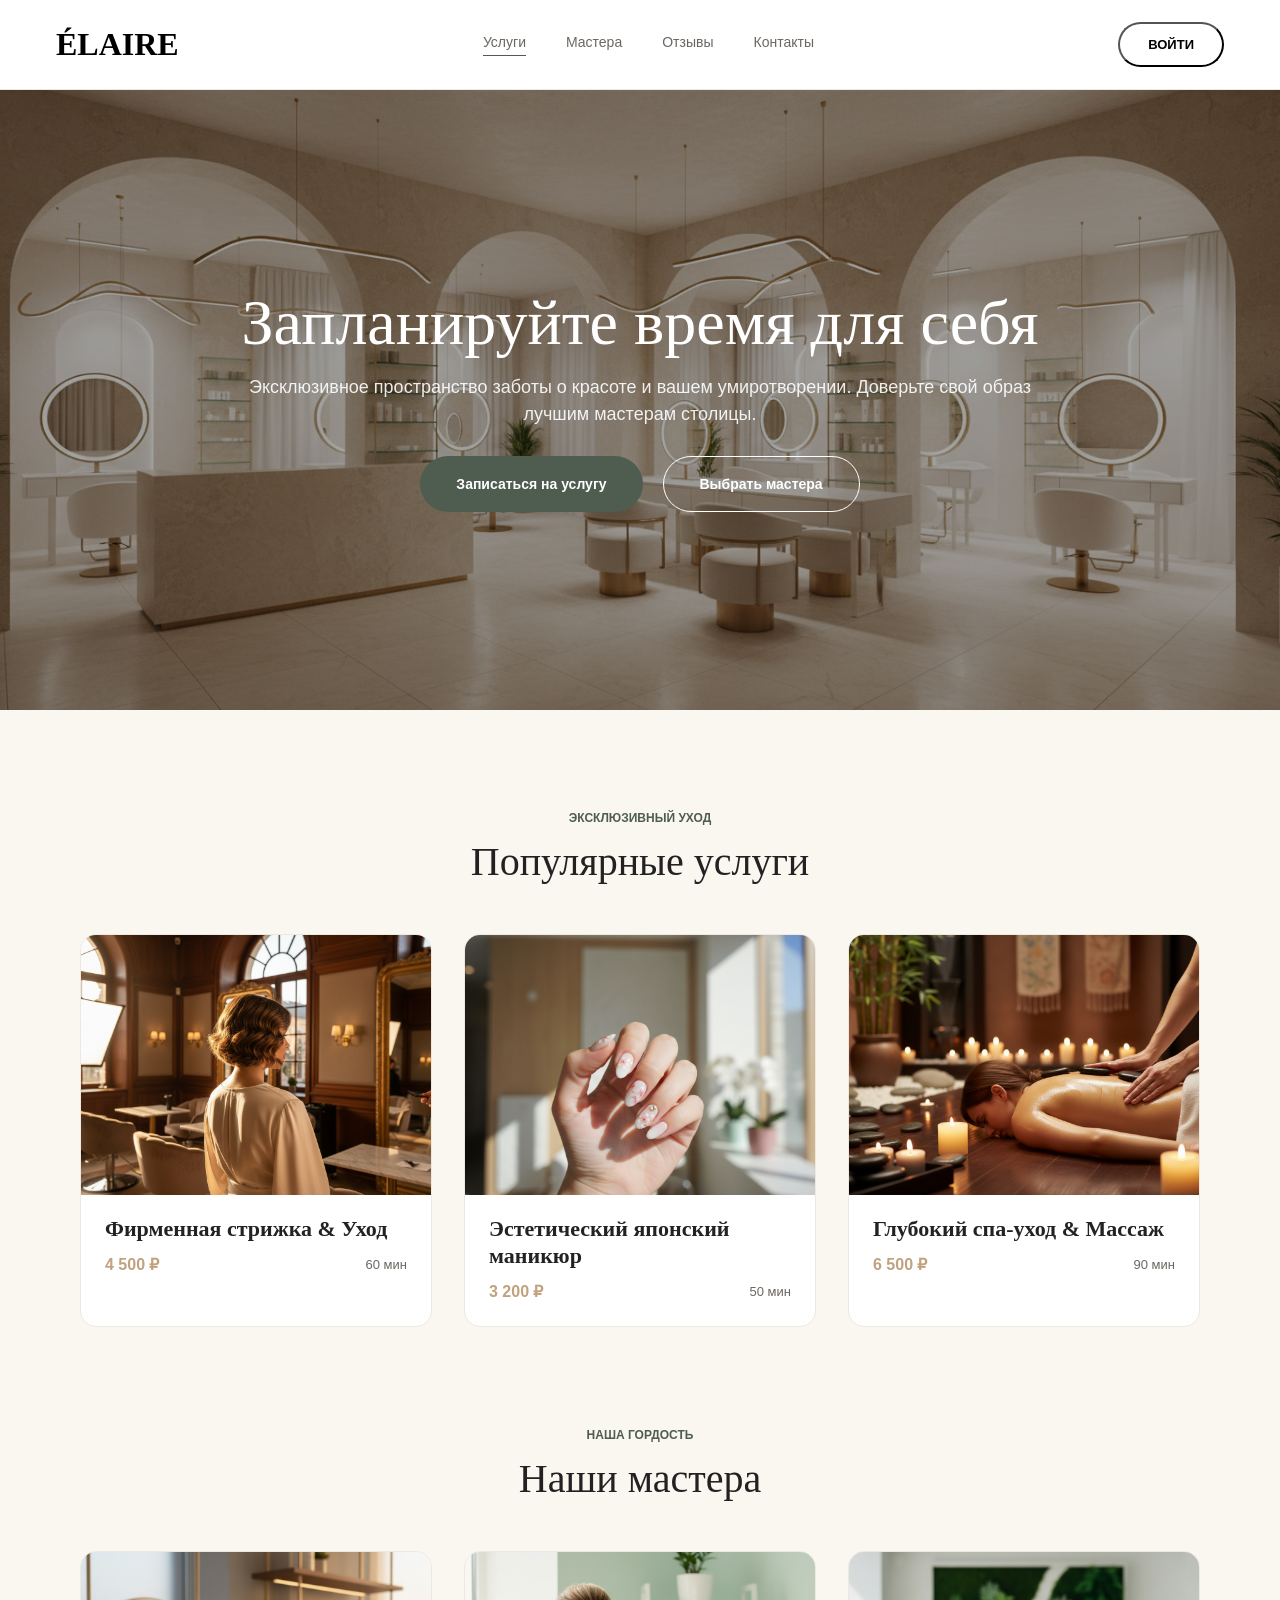
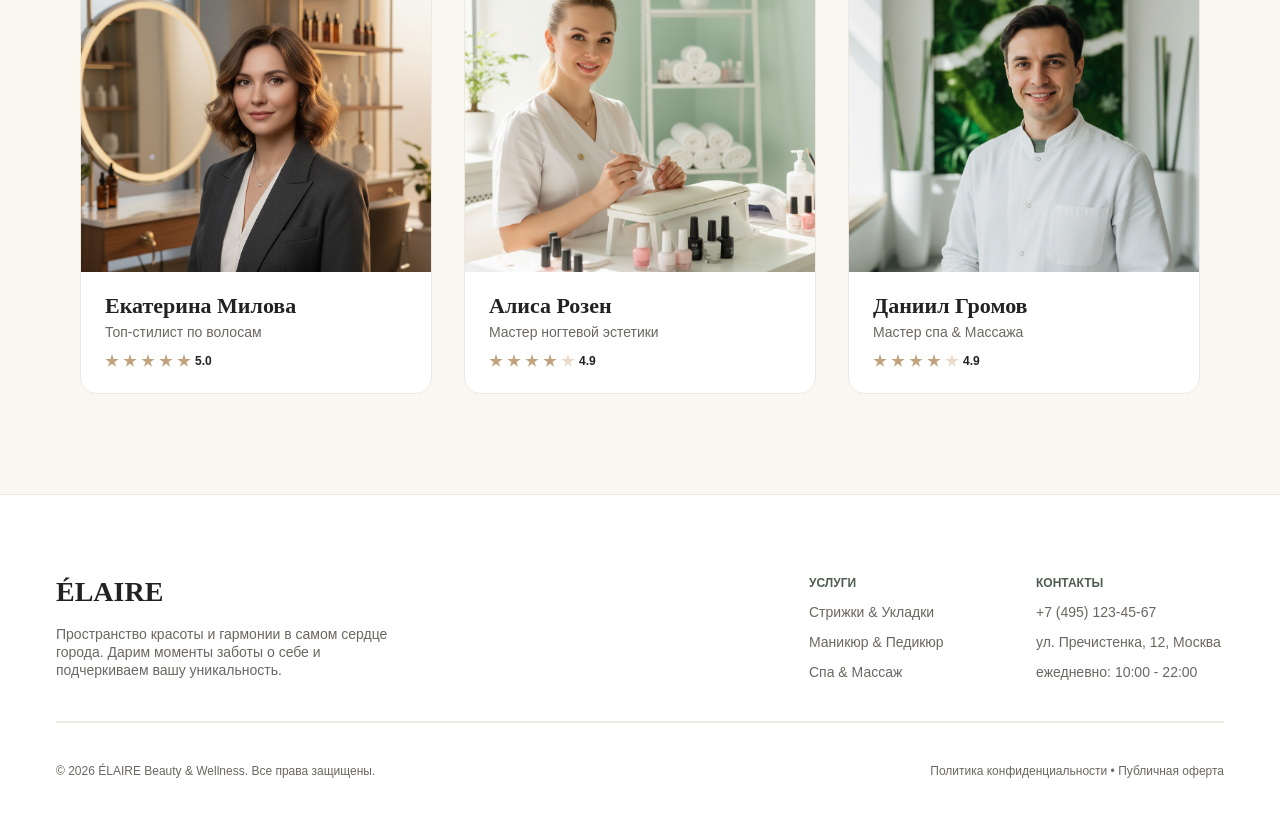
<file: frontend-1-complete/index.html>
<!DOCTYPE html>
<html lang="ru">
  <head>
    <meta charset="UTF-8" />
    <link rel="icon" type="image/svg+xml" href="/favicon.svg" />
    <meta name="viewport" content="width=device-width, initial-scale=1.0" />
    <title>ÉLAIRE — Салон услуг</title>
    <link rel="stylesheet" href="home.css" />
  </head>
  <body>
    <div class="page">
      <!-- header -->
      <header class="header">
        <div class="logo">
          <span class="logo-text">ÉLAIRE</span>
        </div>
        <nav class="nav-links">
          <div class="nav-item active"><a href="#">Услуги</a></div>
          <div class="nav-item"><a href="#">Мастера</a></div>
          <div class="nav-item"><a href="#">Отзывы</a></div>
          <div class="nav-item"><a href="#">Контакты</a></div>
        </nav>
        <button class="login-button"><span>Войти</span></button>
      </header>

      <!-- hero -->
      <section class="hero">
        <div class="hero-text-container">
          <h1 class="hero-title">Запланируйте время для себя</h1>
          <p class="hero-desc">
            Эксклюзивное пространство заботы о красоте и вашем умиротворении.
            Доверьте свой образ лучшим мастерам столицы.
          </p>
        </div>
        <div class="hero-ctas">
          <button
            class="cta-service"
            onclick="window.location.href='services.html'"
          >
            Записаться на услугу
          </button>
          <button class="cta-master">Выбрать мастера</button>
        </div>
      </section>

      <!-- popular services -->
      <section class="popular-services">
        <div class="section-header">
          <span class="section-tag">Эксклюзивный уход</span>
          <h2 class="section-title">Популярные услуги</h2>
        </div>
        <div class="services-grid">
          <article class="service-card">
            <div
              class="service-card-image"
              style="background-image: url('images/service-haircut.png')"
            ></div>
            <div class="service-card-body">
              <h3 class="service-card-title">Фирменная стрижка &amp; Уход</h3>
              <div class="service-card-meta">
                <span class="price">4 500 ₽</span>
                <span class="duration">60 мин</span>
              </div>
            </div>
          </article>
          <article class="service-card">
            <div
              class="service-card-image"
              style="background-image: url('images/service-manicure.png')"
            ></div>
            <div class="service-card-body">
              <h3 class="service-card-title">Эстетический японский маникюр</h3>
              <div class="service-card-meta">
                <span class="price">3 200 ₽</span>
                <span class="duration">50 мин</span>
              </div>
            </div>
          </article>
          <article class="service-card">
            <div
              class="service-card-image"
              style="background-image: url('images/service-spa.png')"
            ></div>
            <div class="service-card-body">
              <h3 class="service-card-title">Глубокий спа-уход &amp; Массаж</h3>
              <div class="service-card-meta">
                <span class="price">6 500 ₽</span>
                <span class="duration">90 мин</span>
              </div>
            </div>
          </article>
        </div>
      </section>

      <!-- our masters -->
      <section class="our-masters">
        <div class="section-header">
          <span class="section-tag">Наша гордость</span>
          <h2 class="section-title">Наши мастера</h2>
        </div>
        <div class="masters-grid">
          <article class="master-card">
            <div
              class="master-card-image"
              style="background-image: url('images/master-ekaterina.png')"
            ></div>
            <div class="master-card-body">
              <div class="master-info">
                <h3 class="master-name">Екатерина Милова</h3>
                <span class="master-role">Топ-стилист по волосам</span>
              </div>
              <div class="stars">
                <span class="star"></span>
                <span class="star"></span>
                <span class="star"></span>
                <span class="star"></span>
                <span class="star"></span>
                <span class="rating">5.0</span>
              </div>
            </div>
          </article>
          <article class="master-card">
            <div
              class="master-card-image"
              style="background-image: url('images/master-alisa.png')"
            ></div>
            <div class="master-card-body">
              <div class="master-info">
                <h3 class="master-name">Алиса Розен</h3>
                <span class="master-role">Мастер ногтевой эстетики</span>
              </div>
              <div class="stars">
                <span class="star"></span>
                <span class="star"></span>
                <span class="star"></span>
                <span class="star"></span>
                <span class="star star-empty"></span>
                <span class="rating">4.9</span>
              </div>
            </div>
          </article>
          <article class="master-card">
            <div
              class="master-card-image"
              style="background-image: url('images/master-daniil.png')"
            ></div>
            <div class="master-card-body">
              <div class="master-info">
                <h3 class="master-name">Даниил Громов</h3>
                <span class="master-role">Мастер спа &amp; Массажа</span>
              </div>
              <div class="stars">
                <span class="star"></span>
                <span class="star"></span>
                <span class="star"></span>
                <span class="star"></span>
                <span class="star star-empty"></span>
                <span class="rating">4.9</span>
              </div>
            </div>
          </article>
        </div>
      </section>

      <!-- footer -->
      <footer class="footer">
        <div class="footer-top">
          <div class="footer-brand">
            <span class="brand-name">ÉLAIRE</span>
            <span class="brand-desc"
              >Пространство красоты и гармонии в самом сердце города. Дарим
              моменты заботы о себе и подчеркиваем вашу уникальность.</span
            >
          </div>
          <div class="footer-links-row">
            <div class="links-col" style="width: 147px">
              <span class="col-title">Услуги</span>
              <a href="#">Стрижки &amp; Укладки</a>
              <a href="#">Маникюр &amp; Педикюр</a>
              <a href="#">Спа &amp; Массаж</a>
            </div>
            <div class="links-col" style="width: 188px">
              <span class="col-title">Контакты</span>
              <a href="#">+7 (495) 123-45-67</a>
              <a href="#">ул. Пречистенка, 12, Москва</a>
              <a href="#">ежедневно: 10:00 - 22:00</a>
            </div>
          </div>
        </div>
        <div class="footer-line"></div>
        <div class="footer-bottom">
          <span class="copy"
            >© 2026 ÉLAIRE Beauty &amp; Wellness. Все права защищены.</span
          >
          <span class="legal"
            >Политика конфиденциальности • Публичная оферта</span
          >
        </div>
      </footer>
    </div>
  </body>
</html>
</file>
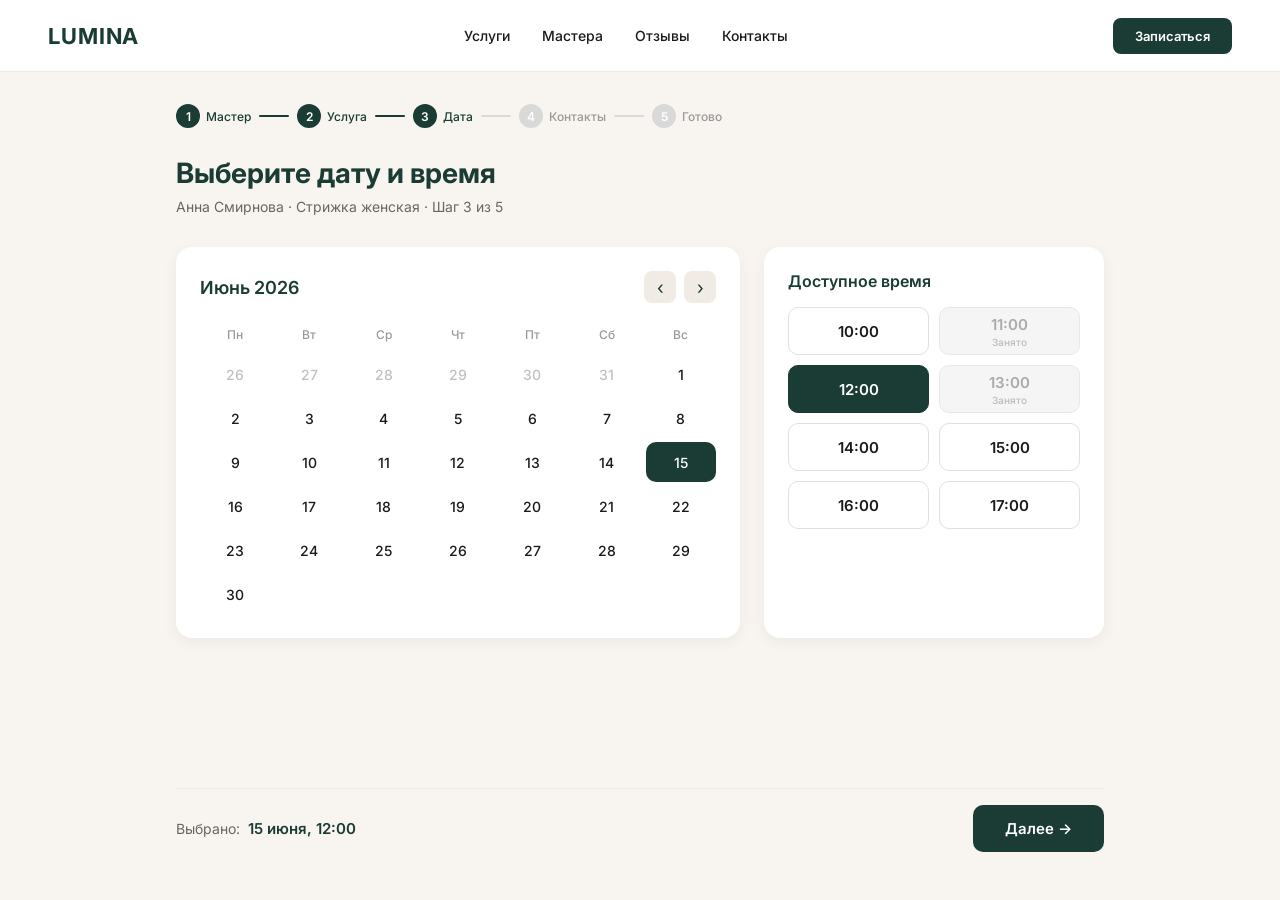
<file: frontend-1-practice/index.html>
<!DOCTYPE html>
<html lang="ru">
  <head>
    <meta charset="UTF-8" />
    <meta name="viewport" content="width=device-width, initial-scale=1.0" />
    <title>Lumina — Выбор даты и времени</title>
    <link rel="preconnect" href="https://fonts.googleapis.com" />
    <link rel="preconnect" href="https://fonts.gstatic.com" crossorigin />
    <link
      href="https://fonts.googleapis.com/css2?family=Inter:wght@400;500;600;700&display=swap"
      rel="stylesheet"
    />
    <link rel="stylesheet" href="styles.css" />
  </head>
  <body>
    <div class="page">
      <header class="header">
        <a href="#" class="logo">LUMINA</a>
        <nav class="nav">
          <a href="#" class="nav-link">Услуги</a>
          <a href="#" class="nav-link">Мастера</a>
          <a href="#" class="nav-link">Отзывы</a>
          <a href="#" class="nav-link">Контакты</a>
        </nav>
        <button class="header-btn" type="button">Записаться</button>
      </header>

      <main class="main">
        <div class="steps">
          <div class="step step--done">
            <span class="step-num">1</span>
            <span class="step-label">Мастер</span>
          </div>
          <div class="step-line step-line--done"></div>
          <div class="step step--done">
            <span class="step-num">2</span>
            <span class="step-label">Услуга</span>
          </div>
          <div class="step-line step-line--done"></div>
          <div class="step step--current">
            <span class="step-num">3</span>
            <span class="step-label">Дата</span>
          </div>
          <div class="step-line"></div>
          <div class="step">
            <span class="step-num">4</span>
            <span class="step-label">Контакты</span>
          </div>
          <div class="step-line"></div>
          <div class="step">
            <span class="step-num">5</span>
            <span class="step-label">Готово</span>
          </div>
        </div>

        <h1 class="title">Выберите дату и время</h1>
        <p class="subtitle">Анна Смирнова · Стрижка женская · Шаг 3 из 5</p>

        <div class="panels">
          <section class="calendar-panel">
            <div class="calendar-top">
              <h2 class="calendar-month">Июнь 2026</h2>
              <div class="calendar-arrows">
                <button class="arrow-btn" type="button" aria-label="Предыдущий месяц">
                  ‹
                </button>
                <button class="arrow-btn" type="button" aria-label="Следующий месяц">
                  ›
                </button>
              </div>
            </div>

            <div class="weekdays">
              <span>Пн</span>
              <span>Вт</span>
              <span>Ср</span>
              <span>Чт</span>
              <span>Пт</span>
              <span>Сб</span>
              <span>Вс</span>
            </div>

            <div class="days">
              <button class="day day--muted" type="button">26</button>
              <button class="day day--muted" type="button">27</button>
              <button class="day day--muted" type="button">28</button>
              <button class="day day--muted" type="button">29</button>
              <button class="day day--muted" type="button">30</button>
              <button class="day day--muted" type="button">31</button>
              <button class="day" type="button">1</button>
              <button class="day" type="button">2</button>
              <button class="day" type="button">3</button>
              <button class="day" type="button">4</button>
              <button class="day" type="button">5</button>
              <button class="day" type="button">6</button>
              <button class="day" type="button">7</button>
              <button class="day" type="button">8</button>
              <button class="day" type="button">9</button>
              <button class="day" type="button">10</button>
              <button class="day" type="button">11</button>
              <button class="day" type="button">12</button>
              <button class="day" type="button">13</button>
              <button class="day" type="button">14</button>
              <button class="day day--selected" type="button">15</button>
              <button class="day" type="button">16</button>
              <button class="day" type="button">17</button>
              <button class="day" type="button">18</button>
              <button class="day" type="button">19</button>
              <button class="day" type="button">20</button>
              <button class="day" type="button">21</button>
              <button class="day" type="button">22</button>
              <button class="day" type="button">23</button>
              <button class="day" type="button">24</button>
              <button class="day" type="button">25</button>
              <button class="day" type="button">26</button>
              <button class="day" type="button">27</button>
              <button class="day" type="button">28</button>
              <button class="day" type="button">29</button>
              <button class="day" type="button">30</button>
            </div>
          </section>

          <section class="slots-panel">
            <h2 class="slots-title">Доступное время</h2>
            <div class="slots-grid">
              <button class="slot" type="button">10:00</button>
              <button class="slot slot--busy" type="button" disabled>
                11:00
                <span class="slot-hint">Занято</span>
              </button>
              <button class="slot slot--selected" type="button">12:00</button>
              <button class="slot slot--busy" type="button" disabled>
                13:00
                <span class="slot-hint">Занято</span>
              </button>
              <button class="slot" type="button">14:00</button>
              <button class="slot" type="button">15:00</button>
              <button class="slot" type="button">16:00</button>
              <button class="slot" type="button">17:00</button>
            </div>
          </section>
        </div>

        <div class="bottom-bar">
          <div class="selected-summary">
            <span class="summary-label">Выбрано:</span>
            <span class="summary-value">15 июня, 12:00</span>
          </div>
          <button class="next-btn" type="button">Далее →</button>
        </div>
      </main>
    </div>
  </body>
</html>
</file>
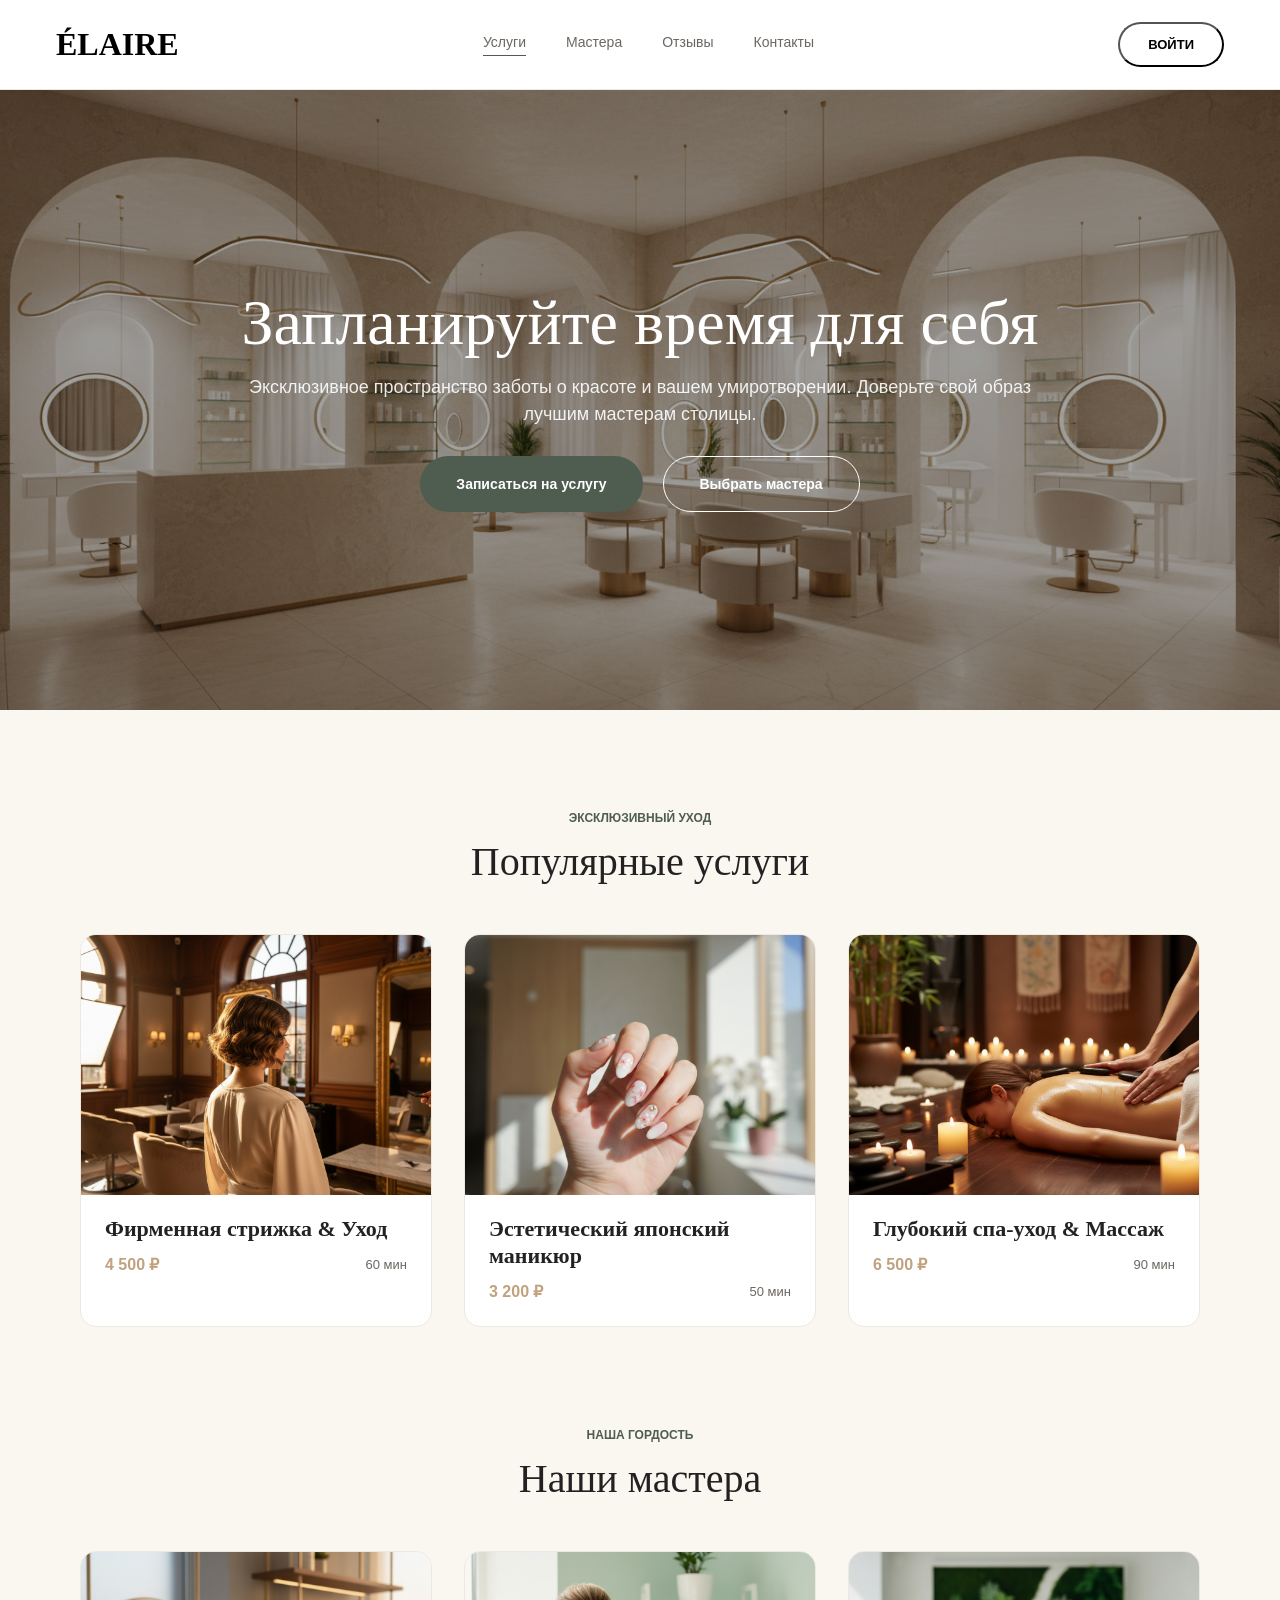
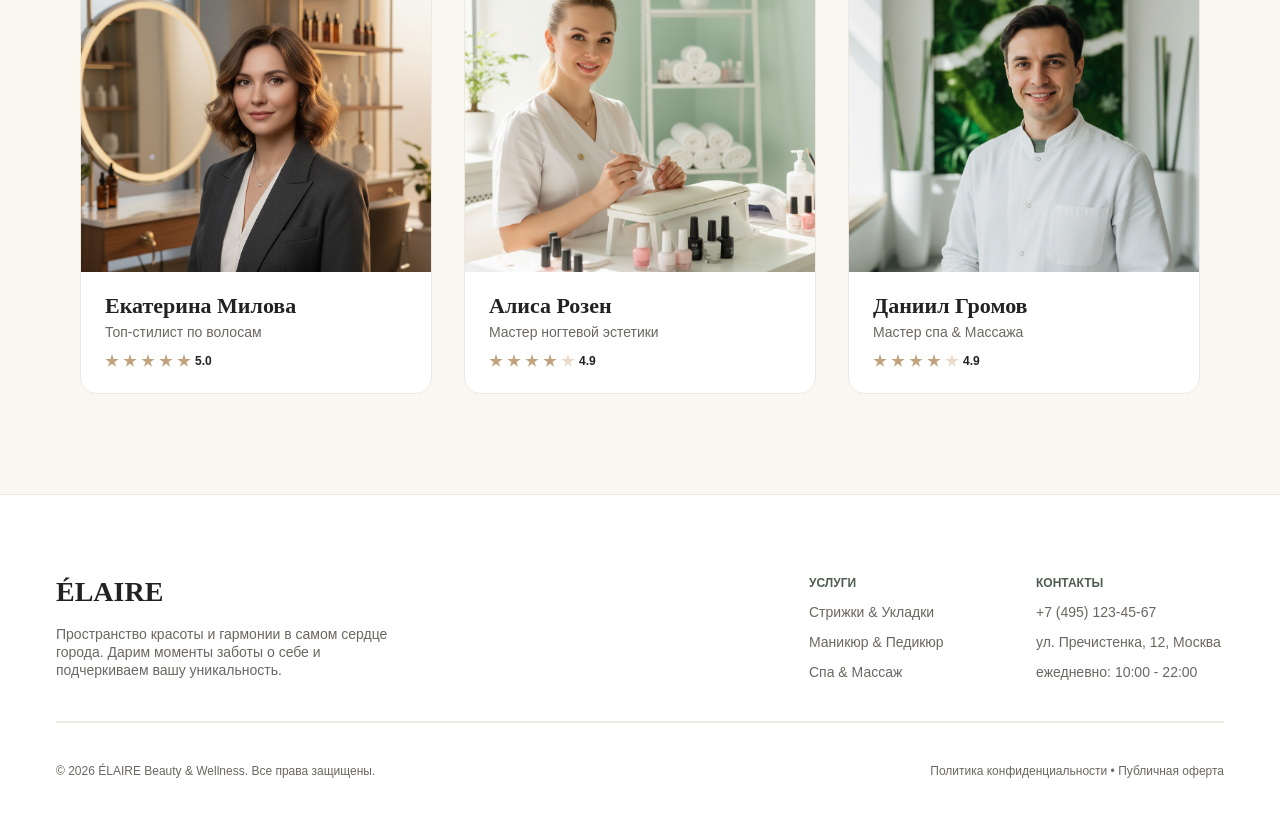
<file: frontend-2-complete/index.html>
<!DOCTYPE html>
<html lang="ru">
  <head>
    <meta charset="UTF-8" />
    <link rel="icon" type="image/svg+xml" href="/favicon.svg" />
    <meta name="viewport" content="width=device-width, initial-scale=1.0" />
    <title>ÉLAIRE — Салон услуг</title>
    <link rel="stylesheet" href="home.css" />
  </head>
  <body>
    <div class="page">
      <!-- header -->
      <header class="header">
        <div class="logo">
          <span class="logo-text">ÉLAIRE</span>
        </div>
        <nav class="nav-links">
          <div class="nav-item active"><a href="#">Услуги</a></div>
          <div class="nav-item"><a href="#">Мастера</a></div>
          <div class="nav-item"><a href="#">Отзывы</a></div>
          <div class="nav-item"><a href="#">Контакты</a></div>
        </nav>
        <button class="login-button"><span>Войти</span></button>
      </header>

      <!-- hero -->
      <section class="hero">
        <div class="hero-text-container">
          <h1 class="hero-title">Запланируйте время для себя</h1>
          <p class="hero-desc">
            Эксклюзивное пространство заботы о красоте и вашем умиротворении.
            Доверьте свой образ лучшим мастерам столицы.
          </p>
        </div>
        <div class="hero-ctas">
          <button class="cta-service">Записаться на услугу</button>
          <button class="cta-master">Выбрать мастера</button>
        </div>
      </section>

      <!-- popular services -->
      <section class="popular-services">
        <div class="section-header">
          <span class="section-tag">Эксклюзивный уход</span>
          <h2 class="section-title">Популярные услуги</h2>
        </div>
        <div class="services-grid">
          <article class="service-card">
            <div
              class="service-card-image"
              style="background-image: url('images/service-haircut.png')"
            ></div>
            <div class="service-card-body">
              <h3 class="service-card-title">Фирменная стрижка &amp; Уход</h3>
              <div class="service-card-meta">
                <span class="price">4 500 ₽</span>
                <span class="duration">60 мин</span>
              </div>
            </div>
          </article>
          <article class="service-card">
            <div
              class="service-card-image"
              style="background-image: url('images/service-manicure.png')"
            ></div>
            <div class="service-card-body">
              <h3 class="service-card-title">Эстетический японский маникюр</h3>
              <div class="service-card-meta">
                <span class="price">3 200 ₽</span>
                <span class="duration">50 мин</span>
              </div>
            </div>
          </article>
          <article class="service-card">
            <div
              class="service-card-image"
              style="background-image: url('images/service-spa.png')"
            ></div>
            <div class="service-card-body">
              <h3 class="service-card-title">Глубокий спа-уход &amp; Массаж</h3>
              <div class="service-card-meta">
                <span class="price">6 500 ₽</span>
                <span class="duration">90 мин</span>
              </div>
            </div>
          </article>
        </div>
      </section>

      <!-- our masters -->
      <section class="our-masters">
        <div class="section-header">
          <span class="section-tag">Наша гордость</span>
          <h2 class="section-title">Наши мастера</h2>
        </div>
        <div class="masters-grid">
          <article class="master-card">
            <div
              class="master-card-image"
              style="background-image: url('images/master-ekaterina.png')"
            ></div>
            <div class="master-card-body">
              <div class="master-info">
                <h3 class="master-name">Екатерина Милова</h3>
                <span class="master-role">Топ-стилист по волосам</span>
              </div>
              <div class="stars">
                <span class="star"></span>
                <span class="star"></span>
                <span class="star"></span>
                <span class="star"></span>
                <span class="star"></span>
                <span class="rating">5.0</span>
              </div>
            </div>
          </article>
          <article class="master-card">
            <div
              class="master-card-image"
              style="background-image: url('images/master-alisa.png')"
            ></div>
            <div class="master-card-body">
              <div class="master-info">
                <h3 class="master-name">Алиса Розен</h3>
                <span class="master-role">Мастер ногтевой эстетики</span>
              </div>
              <div class="stars">
                <span class="star"></span>
                <span class="star"></span>
                <span class="star"></span>
                <span class="star"></span>
                <span class="star star-empty"></span>
                <span class="rating">4.9</span>
              </div>
            </div>
          </article>
          <article class="master-card">
            <div
              class="master-card-image"
              style="background-image: url('images/master-daniil.png')"
            ></div>
            <div class="master-card-body">
              <div class="master-info">
                <h3 class="master-name">Даниил Громов</h3>
                <span class="master-role">Мастер спа &amp; Массажа</span>
              </div>
              <div class="stars">
                <span class="star"></span>
                <span class="star"></span>
                <span class="star"></span>
                <span class="star"></span>
                <span class="star star-empty"></span>
                <span class="rating">4.9</span>
              </div>
            </div>
          </article>
        </div>
      </section>

      <!-- footer -->
      <footer class="footer">
        <div class="footer-top">
          <div class="footer-brand">
            <span class="brand-name">ÉLAIRE</span>
            <span class="brand-desc"
              >Пространство красоты и гармонии в самом сердце города. Дарим
              моменты заботы о себе и подчеркиваем вашу уникальность.</span
            >
          </div>
          <div class="footer-links-row">
            <div class="links-col" style="width: 147px">
              <span class="col-title">Услуги</span>
              <a href="#">Стрижки &amp; Укладки</a>
              <a href="#">Маникюр &amp; Педикюр</a>
              <a href="#">Спа &amp; Массаж</a>
            </div>
            <div class="links-col" style="width: 188px">
              <span class="col-title">Контакты</span>
              <a href="#">+7 (495) 123-45-67</a>
              <a href="#">ул. Пречистенка, 12, Москва</a>
              <a href="#">ежедневно: 10:00 - 22:00</a>
            </div>
          </div>
        </div>
        <div class="footer-line"></div>
        <div class="footer-bottom">
          <span class="copy"
            >© 2026 ÉLAIRE Beauty &amp; Wellness. Все права защищены.</span
          >
          <span class="legal"
            >Политика конфиденциальности • Публичная оферта</span
          >
        </div>
      </footer>
    </div>
    <script src="./home.js"></script>
  </body>
</html>
</file>
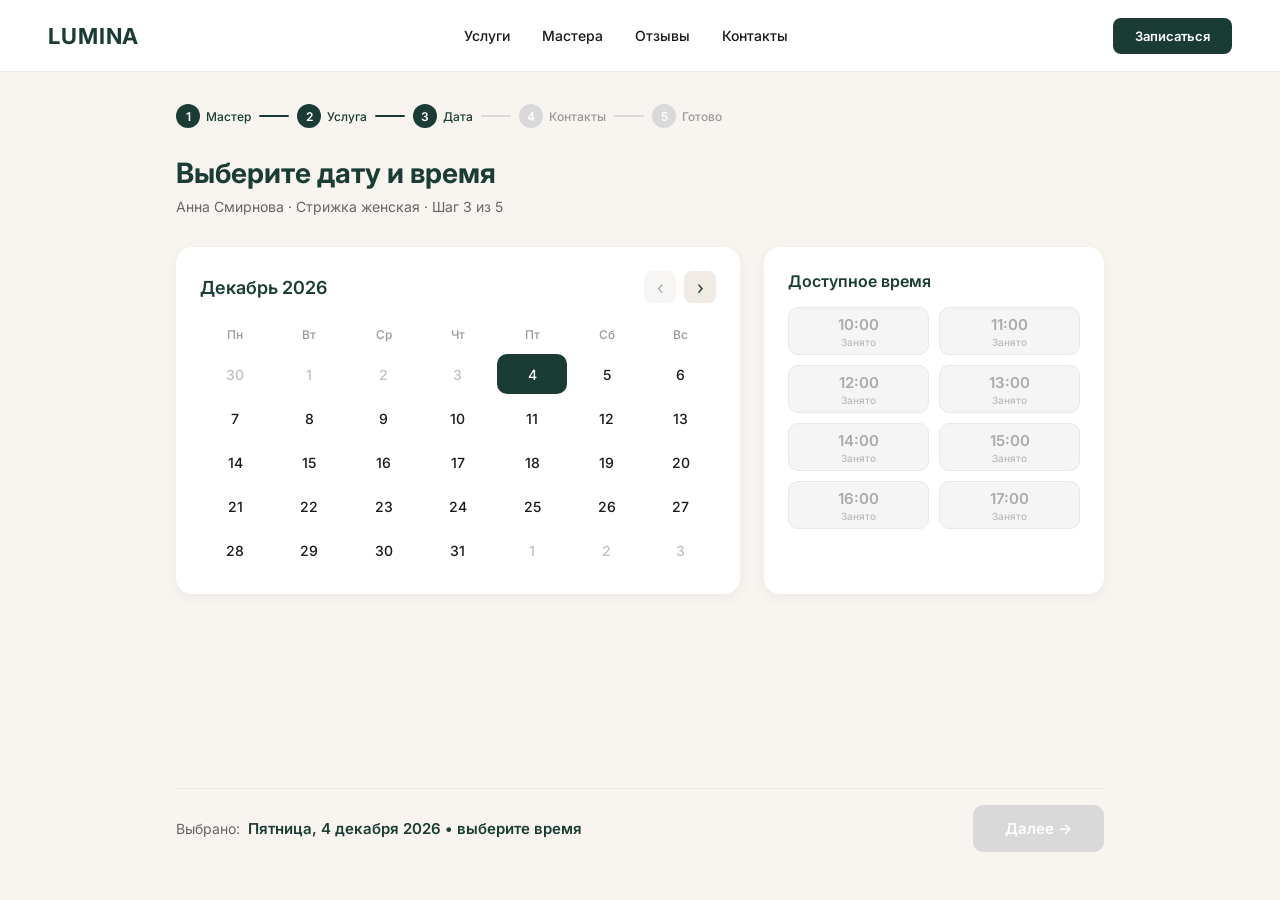
<file: frontend-2-practice/index.html>
<!DOCTYPE html>
<html lang="ru">
  <head>
    <meta charset="UTF-8" />
    <meta name="viewport" content="width=device-width, initial-scale=1.0" />
    <title>Lumina — Выбор даты и времени</title>
    <link rel="preconnect" href="https://fonts.googleapis.com" />
    <link rel="preconnect" href="https://fonts.gstatic.com" crossorigin />
    <link
      href="https://fonts.googleapis.com/css2?family=Inter:wght@400;500;600;700&display=swap"
      rel="stylesheet"
    />
    <link rel="stylesheet" href="styles.css" />
  </head>
  <body>
    <div class="page">
      <header class="header">
        <a href="#" class="logo">LUMINA</a>
        <nav class="nav">
          <a href="#" class="nav-link">Услуги</a>
          <a href="#" class="nav-link">Мастера</a>
          <a href="#" class="nav-link">Отзывы</a>
          <a href="#" class="nav-link">Контакты</a>
        </nav>
        <button class="header-btn" type="button">Записаться</button>
      </header>

      <main class="main">
        <div class="steps">
          <div class="step step--done">
            <span class="step-num">1</span>
            <span class="step-label">Мастер</span>
          </div>
          <div class="step-line step-line--done"></div>
          <div class="step step--done">
            <span class="step-num">2</span>
            <span class="step-label">Услуга</span>
          </div>
          <div class="step-line step-line--done"></div>
          <div class="step step--current">
            <span class="step-num">3</span>
            <span class="step-label">Дата</span>
          </div>
          <div class="step-line"></div>
          <div class="step">
            <span class="step-num">4</span>
            <span class="step-label">Контакты</span>
          </div>
          <div class="step-line"></div>
          <div class="step">
            <span class="step-num">5</span>
            <span class="step-label">Готово</span>
          </div>
        </div>

        <h1 class="title">Выберите дату и время</h1>
        <p class="subtitle">Анна Смирнова · Стрижка женская · Шаг 3 из 5</p>

        <div class="panels">
          <section class="calendar-panel">
            <div class="calendar-top">
              <!-- Название месяца подставляет script.js -->
              <h2 class="calendar-month"></h2>
              <div class="calendar-arrows">
                <button
                  class="arrow-btn arrow-btn--prev"
                  type="button"
                  aria-label="Предыдущий месяц"
                >
                  ‹
                </button>
                <button
                  class="arrow-btn arrow-btn--next"
                  type="button"
                  aria-label="Следующий месяц"
                >
                  ›
                </button>
              </div>
            </div>

            <div class="weekdays">
              <span>Пн</span>
              <span>Вт</span>
              <span>Ср</span>
              <span>Чт</span>
              <span>Пт</span>
              <span>Сб</span>
              <span>Вс</span>
            </div>

            <!-- Дни месяца рисует script.js -->
            <div class="days"></div>
          </section>

          <section class="slots-panel">
            <h2 class="slots-title">Доступное время</h2>
            <!-- Слоты времени рисует script.js -->
            <div class="slots-grid"></div>
          </section>
        </div>

        <div class="bottom-bar">
          <div class="selected-summary">
            <span class="summary-label">Выбрано:</span>
            <!-- Выбранную дату и время подставляет script.js -->
            <span class="summary-value"></span>
          </div>
          <button class="next-btn" type="button" disabled>Далее →</button>
        </div>
      </main>
    </div>

    <script src="script.js"></script>
  </body>
</html>
</file>
<file: frontend-1-complete/home.css>
/* ===== reset & base ===== */
* {
  margin: 0;
  padding: 0;
  box-sizing: border-box;
}

body {
  min-height: 100vh;
  font-family: "DM Sans", sans-serif;
}

.page {
  display: flex;
  flex-direction: column;
  min-height: 100vh;
  background: #faf6f0;
}

/* ===== header ===== */
.header {
  display: flex;
  flex-direction: row;
  justify-content: space-between;
  align-items: center;
  padding: 0px 56px;
  height: 90px;
  background: #ffffff;
  border-bottom: 1px solid #ede8e1;
}

.logo-text {
  font-family: "Cormorant Garamond", serif;
  font-weight: 600;
  font-size: 32px;
  line-height: 39px;
  cursor: pointer;
}

.nav-links {
  display: flex;
  flex-direction: row;
  gap: 40px;
}

.nav-item {
  padding-bottom: 4px;
  border-bottom: 1.5px solid transparent;
}

.nav-item.active {
  border-bottom-color: #4f5d50;
}

.nav-item a {
  font-size: 14px;
  line-height: 18px;
  color: #6b6661;
  text-decoration: none;
}

.login-button {
  padding: 12px 28px;
  border-radius: 100px;
  background: transparent;
  cursor: pointer;
  font-weight: 600;
  font-size: 13px;
  line-height: 17px;
  text-transform: uppercase;
}

/* ===== hero ===== */
.hero {
  display: flex;
  flex-direction: column;
  justify-content: center;
  align-items: center;
  padding: 0px 80px;
  gap: 28px;
  height: 620px;
  background: linear-gradient(0deg, rgba(0, 0, 0, 0.35), rgba(0, 0, 0, 0.35)),
    url("./images/hero-salon.png") center / cover no-repeat;
}

.hero-text-container {
  display: flex;
  flex-direction: column;
  align-items: center;
  gap: 16px;
  max-width: 800px;
}

.hero-title {
  font-family: "Cormorant Garamond", serif;
  font-weight: 400;
  font-size: 64px;
  line-height: 1.1;
  text-align: center;
  color: #ffffff;
}

.hero-desc {
  font-size: 18px;
  line-height: 1.5;
  text-align: center;
  color: #ffffff;
  opacity: 0.9;
}

.hero-ctas {
  display: flex;
  flex-direction: row;
  gap: 20px;
}

.cta-service {
  padding: 18px 36px;
  background: #4f5d50;
  border-radius: 100px;
  border: none;
  cursor: pointer;
  font-weight: 600;
  font-size: 14px;
  line-height: 18px;
  color: #ffffff;
}

.cta-service:hover {
  background: #3d4a3e;
}

.cta-master {
  padding: 18px 36px;
  background: transparent;
  border: 1px solid #ffffff;
  border-radius: 100px;
  cursor: pointer;
  font-weight: 600;
  font-size: 14px;
  line-height: 18px;
  color: #ffffff;
}

.cta-master:hover {
  background: rgba(255, 255, 255, 0.1);
}

/* ===== section header ===== */
.section-header {
  display: flex;
  flex-direction: column;
  align-items: center;
  gap: 12px;
  width: 100%;
}

.section-tag {
  font-weight: 700;
  font-size: 12px;
  line-height: 16px;
  text-transform: uppercase;
  color: #4f5d50;
}

.section-title {
  font-family: "Cormorant Garamond", serif;
  font-weight: 500;
  font-size: 40px;
  line-height: 48px;
  color: #222222;
}

/* ===== popular services ===== */
.popular-services {
  display: flex;
  flex-direction: column;
  align-items: flex-start;
  padding: 100px 80px 80px;
  gap: 48px;
  background: #faf6f0;
}

.services-grid {
  display: flex;
  flex-direction: row;
  gap: 32px;
  width: 100%;
}

.service-card {
  display: flex;
  flex-direction: column;
  align-items: flex-start;
  gap: 20px;
  flex: 1;
  padding-bottom: 24px;
  background: #ffffff;
  border: 1px solid #ede8e1;
  border-radius: 16px;
  overflow: hidden;
}

.service-card-image {
  width: 100%;
  height: 260px;
  background-size: cover;
  background-position: center;
  background-repeat: no-repeat;
}

.service-card-image--haircut {
  background-image: url("../images/service-haircut.png");
}

.service-card-image--manicure {
  background-image: url("../images/service-manicure.png");
}

.service-card-image--spa {
  background-image: url("../images/service-spa.png");
}

.service-card-body {
  display: flex;
  flex-direction: column;
  gap: 12px;
  padding: 0 24px;
  width: 100%;
}

.service-card-title {
  font-family: "Cormorant Garamond", serif;
  font-weight: 600;
  font-size: 22px;
  line-height: 27px;
  color: #222222;
}

.service-card-meta {
  display: flex;
  flex-direction: row;
  justify-content: space-between;
  align-items: center;
}

.service-card-meta .price {
  font-weight: 600;
  font-size: 16px;
  line-height: 21px;
  color: #c1a27e;
}

.service-card-meta .duration {
  font-size: 13px;
  line-height: 17px;
  color: #6b6661;
}

/* ===== our masters ===== */
.our-masters {
  display: flex;
  flex-direction: column;
  align-items: flex-start;
  padding: 20px 80px 100px;
  gap: 48px;
  background: #faf6f0;
}

.masters-grid {
  display: flex;
  flex-direction: row;
  gap: 32px;
  width: 100%;
}

.master-card {
  display: flex;
  flex-direction: column;
  align-items: flex-start;
  gap: 20px;
  flex: 1;
  padding-bottom: 24px;
  background: #ffffff;
  border: 1px solid #ede8e1;
  border-radius: 16px;
  overflow: hidden;
}

.master-card-image {
  width: 100%;
  height: 320px;
  background-size: cover;
  background-position: center;
  background-repeat: no-repeat;
}

.master-card-image--ekaterina {
  background-image: url("../images/master-ekaterina.png");
}

.master-card-image--alisa {
  background-image: url("../images/master-alisa.png");
}

.master-card-image--daniil {
  background-image: url("../images/master-daniil.png");
}

.master-card-body {
  display: flex;
  flex-direction: column;
  gap: 12px;
  padding: 0 24px;
  width: 100%;
}

.master-info {
  display: flex;
  flex-direction: column;
  gap: 4px;
}

.master-name {
  font-family: "Cormorant Garamond", serif;
  font-weight: 600;
  font-size: 22px;
  line-height: 27px;
  color: #222222;
}

.master-role {
  font-size: 14px;
  line-height: 18px;
  color: #6b6661;
}

.stars {
  display: flex;
  flex-direction: row;
  align-items: center;
  gap: 4px;
}

.star {
  width: 14px;
  height: 14px;
  background: #c1a27e;
  clip-path: polygon(
    50% 0%,
    61% 35%,
    98% 35%,
    68% 57%,
    79% 91%,
    50% 70%,
    21% 91%,
    32% 57%,
    2% 35%,
    39% 35%
  );
}

.star-empty {
  background: #eadbc8;
}

.rating {
  font-weight: 600;
  font-size: 12px;
  line-height: 16px;
  color: #222222;
}

/* ===== footer ===== */
.footer {
  background: #ffffff;
  display: flex;
  flex-direction: column;
  padding: 80px 56px 48px;
  border-top: 1px solid #ede8e1;
  margin-top: auto;
}

.footer-top {
  display: flex;
  flex-direction: row;
  justify-content: space-between;
  gap: 20px;
}

.footer-brand {
  display: flex;
  flex-direction: column;
  gap: 16px;
}

.footer-brand .brand-name {
  font-family: "Cormorant Garamond", serif;
  font-style: normal;
  font-weight: 600;
  font-size: 28px;
  line-height: 34px;
  color: #222222;
}

.footer-brand .brand-desc {
  max-width: 360px;
  font-size: 14px;
  line-height: 18px;
  color: #6b6661;
}

.footer-links-row {
  display: flex;
  flex-direction: row;
  gap: 80px;
}

.links-col {
  display: flex;
  flex-direction: column;
  gap: 12px;
}

.links-col .col-title {
  font-weight: 600;
  font-size: 12px;
  line-height: 16px;
  text-transform: uppercase;
  color: #4f5d50;
}

.links-col a {
  font-size: 14px;
  line-height: 18px;
  color: #6b6661;
  text-decoration: none;
}

.footer-line {
  border: 1px solid #ede8e1;
  margin-top: 40px;
  margin-bottom: 40px;
}

.footer-bottom {
  display: flex;
  flex-direction: row;
  justify-content: space-between;
  align-items: center;
  flex-grow: 0;
}

.footer-bottom .copy {
  font-size: 12px;
  line-height: 16px;
  color: #6b6661;
}

.footer-bottom .legal {
  font-size: 12px;
  line-height: 16px;
  color: #6b6661;
  margin-left: 20px;
}
</file>
<file: frontend-1-practice/styles.css>
/* ===== Reset & base ===== */
* {
  margin: 0;
  padding: 0;
  box-sizing: border-box;
}

body {
  min-height: 100vh;
  font-family: "Inter", sans-serif;
  background: #f8f5f0;
  color: #1a1a1a;
}

button {
  font-family: inherit;
  border: none;
  background: none;
}

a {
  text-decoration: none;
  color: inherit;
}

/* ===== Page ===== */
.page {
  display: flex;
  flex-direction: column;
  min-height: 100vh;
}

/* ===== Header ===== */
.header {
  display: flex;
  align-items: center;
  justify-content: space-between;
  height: 72px;
  padding: 0 48px;
  background: #ffffff;
  border-bottom: 1px solid #ede8e1;
}

.logo {
  font-size: 22px;
  font-weight: 700;
  letter-spacing: 0.04em;
  color: #1a3c34;
  cursor: pointer;
}

.nav {
  display: flex;
  gap: 32px;
}

.nav-link {
  font-size: 14px;
  font-weight: 500;
  color: #1a1a1a;
  transition: color 0.2s ease;
  cursor: pointer;
}

.nav-link:hover {
  color: #1a3c34;
}

.header-btn {
  padding: 10px 22px;
  border-radius: 8px;
  background: #1a3c34;
  color: #ffffff;
  font-size: 13px;
  font-weight: 600;
  cursor: pointer;
  transition: background 0.2s ease, box-shadow 0.2s ease;
}

.header-btn:hover {
  background: #143029;
  box-shadow: 0 4px 12px rgba(26, 60, 52, 0.25);
}

/* ===== Main ===== */
.main {
  display: flex;
  flex-direction: column;
  flex: 1;
  max-width: 1024px;
  width: 100%;
  margin: 0 auto;
  padding: 32px 48px 48px;
}

/* ===== Steps ===== */
.steps {
  display: flex;
  align-items: center;
  gap: 8px;
  margin-bottom: 28px;
}

.step {
  display: flex;
  align-items: center;
  gap: 6px;
}

.step-num {
  display: flex;
  align-items: center;
  justify-content: center;
  width: 24px;
  height: 24px;
  border-radius: 50%;
  background: #d9d9d9;
  color: #ffffff;
  font-size: 12px;
  font-weight: 600;
}

.step--done .step-num,
.step--current .step-num {
  background: #1a3c34;
}

.step-label {
  font-size: 12px;
  font-weight: 500;
  color: #999999;
}

.step--done .step-label,
.step--current .step-label {
  color: #1a3c34;
}

.step-line {
  width: 30px;
  height: 2px;
  background: #d9d9d9;
  border-radius: 1px;
}

.step-line--done {
  background: #1a3c34;
}

/* ===== Title ===== */
.title {
  font-size: 28px;
  font-weight: 700;
  color: #1a3c34;
  margin-bottom: 8px;
}

.subtitle {
  font-size: 14px;
  font-weight: 400;
  color: #666666;
  margin-bottom: 32px;
}

/* ===== Panels ===== */
.panels {
  display: flex;
  gap: 24px;
  margin-bottom: 32px;
}

/* ===== Calendar ===== */
.calendar-panel {
  flex: 1;
  background: #ffffff;
  border-radius: 16px;
  padding: 24px;
  box-shadow: 0 4px 16px rgba(0, 0, 0, 0.05);
}

.calendar-top {
  display: flex;
  align-items: center;
  justify-content: space-between;
  margin-bottom: 20px;
}

.calendar-month {
  font-size: 18px;
  font-weight: 600;
  color: #1a3c34;
}

.calendar-arrows {
  display: flex;
  gap: 8px;
}

.arrow-btn {
  display: flex;
  align-items: center;
  justify-content: center;
  width: 32px;
  height: 32px;
  border-radius: 8px;
  background: #f0ebe4;
  color: #1a3c34;
  font-size: 18px;
  cursor: pointer;
  transition: background 0.2s ease;
}

.arrow-btn:hover {
  background: #e4ddd4;
}

.weekdays {
  display: grid;
  grid-template-columns: repeat(7, 1fr);
  gap: 4px;
  margin-bottom: 8px;
}

.weekdays span {
  text-align: center;
  font-size: 12px;
  font-weight: 500;
  color: #999999;
  padding: 4px 0;
}

.days {
  display: grid;
  grid-template-columns: repeat(7, 1fr);
  gap: 4px;
}

.day {
  display: flex;
  align-items: center;
  justify-content: center;
  height: 40px;
  border-radius: 10px;
  font-size: 14px;
  font-weight: 500;
  color: #1a1a1a;
  cursor: pointer;
  transition: background 0.2s ease, color 0.2s ease;
}

.day:hover:not(.day--selected):not(.day--muted) {
  background: #eef4f2;
}

.day--muted {
  color: #c0c0c0;
  cursor: default;
}

.day--selected {
  background: #1a3c34;
  color: #ffffff;
}

.day--selected:hover {
  background: #143029;
}

/* ===== Time slots ===== */
.slots-panel {
  width: 340px;
  flex-shrink: 0;
  background: #ffffff;
  border-radius: 16px;
  padding: 24px;
  box-shadow: 0 4px 16px rgba(0, 0, 0, 0.05);
}

.slots-title {
  font-size: 16px;
  font-weight: 600;
  color: #1a3c34;
  margin-bottom: 16px;
}

.slots-grid {
  display: flex;
  flex-wrap: wrap;
  gap: 10px;
}

.slot {
  display: flex;
  flex-direction: column;
  align-items: center;
  justify-content: center;
  width: calc(50% - 5px);
  height: 48px;
  border-radius: 10px;
  border: 1.5px solid #e0e0e0;
  background: #ffffff;
  font-size: 15px;
  font-weight: 600;
  color: #1a1a1a;
  cursor: pointer;
  transition: border-color 0.2s ease, background 0.2s ease, color 0.2s ease,
    box-shadow 0.2s ease;
}

.slot:hover:not(.slot--busy):not(.slot--selected) {
  border-color: #1a3c34;
  box-shadow: 0 2px 8px rgba(26, 60, 52, 0.12);
}

.slot--selected {
  background: #1a3c34;
  border-color: #1a3c34;
  color: #ffffff;
}

.slot--selected:hover {
  background: #143029;
  border-color: #143029;
}

.slot--busy {
  background: #f5f5f5;
  border-color: #e8e8e8;
  color: #aaaaaa;
  cursor: not-allowed;
}

.slot-hint {
  font-size: 10px;
  font-weight: 500;
  color: #bbbbbb;
  margin-top: 2px;
}

/* ===== Bottom bar ===== */
.bottom-bar {
  display: flex;
  align-items: center;
  justify-content: space-between;
  margin-top: auto;
  padding-top: 16px;
  border-top: 1px solid #ede8e1;
}

.selected-summary {
  display: flex;
  align-items: center;
  gap: 8px;
}

.summary-label {
  font-size: 14px;
  color: #666666;
}

.summary-value {
  font-size: 15px;
  font-weight: 600;
  color: #1a3c34;
}

.next-btn {
  padding: 14px 32px;
  border-radius: 10px;
  background: #1a3c34;
  color: #ffffff;
  font-size: 15px;
  font-weight: 600;
  cursor: pointer;
  transition: background 0.2s ease, box-shadow 0.2s ease;
}

.next-btn:hover {
  background: #143029;
  box-shadow: 0 4px 16px rgba(26, 60, 52, 0.3);
}
</file>
<file: frontend-2-complete/home.css>
/* ===== reset & base ===== */
* {
  margin: 0;
  padding: 0;
  box-sizing: border-box;
}

body {
  min-height: 100vh;
  font-family: "DM Sans", sans-serif;
}

.page {
  display: flex;
  flex-direction: column;
  min-height: 100vh;
  background: #faf6f0;
}

/* ===== header ===== */
.header {
  display: flex;
  flex-direction: row;
  justify-content: space-between;
  align-items: center;
  padding: 0px 56px;
  height: 90px;
  background: #ffffff;
  border-bottom: 1px solid #ede8e1;
}

.logo-text {
  font-family: "Cormorant Garamond", serif;
  font-weight: 600;
  font-size: 32px;
  line-height: 39px;
  cursor: pointer;
}

.nav-links {
  display: flex;
  flex-direction: row;
  gap: 40px;
}

.nav-item {
  padding-bottom: 4px;
  border-bottom: 1.5px solid transparent;
}

.nav-item.active {
  border-bottom-color: #4f5d50;
}

.nav-item a {
  font-size: 14px;
  line-height: 18px;
  color: #6b6661;
  text-decoration: none;
}

.login-button {
  padding: 12px 28px;
  border-radius: 100px;
  background: transparent;
  cursor: pointer;
  font-weight: 600;
  font-size: 13px;
  line-height: 17px;
  text-transform: uppercase;
}

/* ===== hero ===== */
.hero {
  display: flex;
  flex-direction: column;
  justify-content: center;
  align-items: center;
  padding: 0px 80px;
  gap: 28px;
  height: 620px;
  background: linear-gradient(0deg, rgba(0, 0, 0, 0.35), rgba(0, 0, 0, 0.35)),
    url("./images/hero-salon.png") center / cover no-repeat;
}

.hero-text-container {
  display: flex;
  flex-direction: column;
  align-items: center;
  gap: 16px;
  max-width: 800px;
}

.hero-title {
  font-family: "Cormorant Garamond", serif;
  font-weight: 400;
  font-size: 64px;
  line-height: 1.1;
  text-align: center;
  color: #ffffff;
}

.hero-desc {
  font-size: 18px;
  line-height: 1.5;
  text-align: center;
  color: #ffffff;
  opacity: 0.9;
}

.hero-ctas {
  display: flex;
  flex-direction: row;
  gap: 20px;
}

.cta-service {
  padding: 18px 36px;
  background: #4f5d50;
  border-radius: 100px;
  border: none;
  cursor: pointer;
  font-weight: 600;
  font-size: 14px;
  line-height: 18px;
  color: #ffffff;
}

.cta-service:hover {
  background: #3d4a3e;
}

.cta-master {
  padding: 18px 36px;
  background: transparent;
  border: 1px solid #ffffff;
  border-radius: 100px;
  cursor: pointer;
  font-weight: 600;
  font-size: 14px;
  line-height: 18px;
  color: #ffffff;
}

.cta-master:hover {
  background: rgba(255, 255, 255, 0.1);
}

/* ===== section header ===== */
.section-header {
  display: flex;
  flex-direction: column;
  align-items: center;
  gap: 12px;
  width: 100%;
}

.section-tag {
  font-weight: 700;
  font-size: 12px;
  line-height: 16px;
  text-transform: uppercase;
  color: #4f5d50;
}

.section-title {
  font-family: "Cormorant Garamond", serif;
  font-weight: 500;
  font-size: 40px;
  line-height: 48px;
  color: #222222;
}

/* ===== popular services ===== */
.popular-services {
  display: flex;
  flex-direction: column;
  align-items: flex-start;
  padding: 100px 80px 80px;
  gap: 48px;
  background: #faf6f0;
}

.services-grid {
  display: flex;
  flex-direction: row;
  gap: 32px;
  width: 100%;
}

.service-card {
  display: flex;
  flex-direction: column;
  align-items: flex-start;
  gap: 20px;
  flex: 1;
  padding-bottom: 24px;
  background: #ffffff;
  border: 1px solid #ede8e1;
  border-radius: 16px;
  overflow: hidden;
}

.service-card-image {
  width: 100%;
  height: 260px;
  background-size: cover;
  background-position: center;
  background-repeat: no-repeat;
}

.service-card-image--haircut {
  background-image: url("../images/service-haircut.png");
}

.service-card-image--manicure {
  background-image: url("../images/service-manicure.png");
}

.service-card-image--spa {
  background-image: url("../images/service-spa.png");
}

.service-card-body {
  display: flex;
  flex-direction: column;
  gap: 12px;
  padding: 0 24px;
  width: 100%;
}

.service-card-title {
  font-family: "Cormorant Garamond", serif;
  font-weight: 600;
  font-size: 22px;
  line-height: 27px;
  color: #222222;
}

.service-card-meta {
  display: flex;
  flex-direction: row;
  justify-content: space-between;
  align-items: center;
}

.service-card-meta .price {
  font-weight: 600;
  font-size: 16px;
  line-height: 21px;
  color: #c1a27e;
}

.service-card-meta .duration {
  font-size: 13px;
  line-height: 17px;
  color: #6b6661;
}

/* ===== our masters ===== */
.our-masters {
  display: flex;
  flex-direction: column;
  align-items: flex-start;
  padding: 20px 80px 100px;
  gap: 48px;
  background: #faf6f0;
}

.masters-grid {
  display: flex;
  flex-direction: row;
  gap: 32px;
  width: 100%;
}

.master-card {
  display: flex;
  flex-direction: column;
  align-items: flex-start;
  gap: 20px;
  flex: 1;
  padding-bottom: 24px;
  background: #ffffff;
  border: 1px solid #ede8e1;
  border-radius: 16px;
  overflow: hidden;
}

.master-card-image {
  width: 100%;
  height: 320px;
  background-size: cover;
  background-position: center;
  background-repeat: no-repeat;
}

.master-card-image--ekaterina {
  background-image: url("../images/master-ekaterina.png");
}

.master-card-image--alisa {
  background-image: url("../images/master-alisa.png");
}

.master-card-image--daniil {
  background-image: url("../images/master-daniil.png");
}

.master-card-body {
  display: flex;
  flex-direction: column;
  gap: 12px;
  padding: 0 24px;
  width: 100%;
}

.master-info {
  display: flex;
  flex-direction: column;
  gap: 4px;
}

.master-name {
  font-family: "Cormorant Garamond", serif;
  font-weight: 600;
  font-size: 22px;
  line-height: 27px;
  color: #222222;
}

.master-role {
  font-size: 14px;
  line-height: 18px;
  color: #6b6661;
}

.stars {
  display: flex;
  flex-direction: row;
  align-items: center;
  gap: 4px;
}

.star {
  width: 14px;
  height: 14px;
  background: #c1a27e;
  clip-path: polygon(
    50% 0%,
    61% 35%,
    98% 35%,
    68% 57%,
    79% 91%,
    50% 70%,
    21% 91%,
    32% 57%,
    2% 35%,
    39% 35%
  );
}

.star-empty {
  background: #eadbc8;
}

.rating {
  font-weight: 600;
  font-size: 12px;
  line-height: 16px;
  color: #222222;
}

/* ===== footer ===== */
.footer {
  background: #ffffff;
  display: flex;
  flex-direction: column;
  padding: 80px 56px 48px;
  border-top: 1px solid #ede8e1;
  margin-top: auto;
}

.footer-top {
  display: flex;
  flex-direction: row;
  justify-content: space-between;
  gap: 20px;
}

.footer-brand {
  display: flex;
  flex-direction: column;
  gap: 16px;
}

.footer-brand .brand-name {
  font-family: "Cormorant Garamond", serif;
  font-style: normal;
  font-weight: 600;
  font-size: 28px;
  line-height: 34px;
  color: #222222;
}

.footer-brand .brand-desc {
  max-width: 360px;
  font-size: 14px;
  line-height: 18px;
  color: #6b6661;
}

.footer-links-row {
  display: flex;
  flex-direction: row;
  gap: 80px;
}

.links-col {
  display: flex;
  flex-direction: column;
  gap: 12px;
}

.links-col .col-title {
  font-weight: 600;
  font-size: 12px;
  line-height: 16px;
  text-transform: uppercase;
  color: #4f5d50;
}

.links-col a {
  font-size: 14px;
  line-height: 18px;
  color: #6b6661;
  text-decoration: none;
}

.footer-line {
  border: 1px solid #ede8e1;
  margin-top: 40px;
  margin-bottom: 40px;
}

.footer-bottom {
  display: flex;
  flex-direction: row;
  justify-content: space-between;
  align-items: center;
  flex-grow: 0;
}

.footer-bottom .copy {
  font-size: 12px;
  line-height: 16px;
  color: #6b6661;
}

.footer-bottom .legal {
  font-size: 12px;
  line-height: 16px;
  color: #6b6661;
  margin-left: 20px;
}
</file>
<file: frontend-2-practice/styles.css>
/* ===== Reset & base ===== */
* {
  margin: 0;
  padding: 0;
  box-sizing: border-box;
}

body {
  min-height: 100vh;
  font-family: "Inter", sans-serif;
  background: #f8f5f0;
  color: #1a1a1a;
}

button {
  font-family: inherit;
  border: none;
  background: none;
}

a {
  text-decoration: none;
  color: inherit;
}

/* ===== Page ===== */
.page {
  display: flex;
  flex-direction: column;
  min-height: 100vh;
}

/* ===== Header ===== */
.header {
  display: flex;
  align-items: center;
  justify-content: space-between;
  height: 72px;
  padding: 0 48px;
  background: #ffffff;
  border-bottom: 1px solid #ede8e1;
}

.logo {
  font-size: 22px;
  font-weight: 700;
  letter-spacing: 0.04em;
  color: #1a3c34;
  cursor: pointer;
}

.nav {
  display: flex;
  gap: 32px;
}

.nav-link {
  font-size: 14px;
  font-weight: 500;
  color: #1a1a1a;
  transition: color 0.2s ease;
  cursor: pointer;
}

.nav-link:hover {
  color: #1a3c34;
}

.header-btn {
  padding: 10px 22px;
  border-radius: 8px;
  background: #1a3c34;
  color: #ffffff;
  font-size: 13px;
  font-weight: 600;
  cursor: pointer;
  transition: background 0.2s ease, box-shadow 0.2s ease;
}

.header-btn:hover {
  background: #143029;
  box-shadow: 0 4px 12px rgba(26, 60, 52, 0.25);
}

/* ===== Main ===== */
.main {
  display: flex;
  flex-direction: column;
  flex: 1;
  max-width: 1024px;
  width: 100%;
  margin: 0 auto;
  padding: 32px 48px 48px;
}

/* ===== Steps ===== */
.steps {
  display: flex;
  align-items: center;
  gap: 8px;
  margin-bottom: 28px;
}

.step {
  display: flex;
  align-items: center;
  gap: 6px;
}

.step-num {
  display: flex;
  align-items: center;
  justify-content: center;
  width: 24px;
  height: 24px;
  border-radius: 50%;
  background: #d9d9d9;
  color: #ffffff;
  font-size: 12px;
  font-weight: 600;
}

.step--done .step-num,
.step--current .step-num {
  background: #1a3c34;
}

.step-label {
  font-size: 12px;
  font-weight: 500;
  color: #999999;
}

.step--done .step-label,
.step--current .step-label {
  color: #1a3c34;
}

.step-line {
  width: 30px;
  height: 2px;
  background: #d9d9d9;
  border-radius: 1px;
}

.step-line--done {
  background: #1a3c34;
}

/* ===== Title ===== */
.title {
  font-size: 28px;
  font-weight: 700;
  color: #1a3c34;
  margin-bottom: 8px;
}

.subtitle {
  font-size: 14px;
  font-weight: 400;
  color: #666666;
  margin-bottom: 32px;
}

/* ===== Panels ===== */
.panels {
  display: flex;
  gap: 24px;
  margin-bottom: 32px;
}

/* ===== Calendar ===== */
.calendar-panel {
  flex: 1;
  background: #ffffff;
  border-radius: 16px;
  padding: 24px;
  box-shadow: 0 4px 16px rgba(0, 0, 0, 0.05);
}

.calendar-top {
  display: flex;
  align-items: center;
  justify-content: space-between;
  margin-bottom: 20px;
}

.calendar-month {
  font-size: 18px;
  font-weight: 600;
  color: #1a3c34;
}

.calendar-arrows {
  display: flex;
  gap: 8px;
}

.arrow-btn {
  display: flex;
  align-items: center;
  justify-content: center;
  width: 32px;
  height: 32px;
  border-radius: 8px;
  background: #f0ebe4;
  color: #1a3c34;
  font-size: 18px;
  cursor: pointer;
  transition: background 0.2s ease;
}

.arrow-btn:hover {
  background: #e4ddd4;
}

.weekdays {
  display: grid;
  grid-template-columns: repeat(7, 1fr);
  gap: 4px;
  margin-bottom: 8px;
}

.weekdays span {
  text-align: center;
  font-size: 12px;
  font-weight: 500;
  color: #999999;
  padding: 4px 0;
}

.days {
  display: grid;
  grid-template-columns: repeat(7, 1fr);
  gap: 4px;
}

.day {
  display: flex;
  align-items: center;
  justify-content: center;
  height: 40px;
  border-radius: 10px;
  font-size: 14px;
  font-weight: 500;
  color: #1a1a1a;
  cursor: pointer;
  transition: background 0.2s ease, color 0.2s ease;
}

.day:hover:not(.day--selected):not(.day--muted) {
  background: #eef4f2;
}

.day--muted {
  color: #c0c0c0;
  cursor: default;
}

.day--selected {
  background: #1a3c34;
  color: #ffffff;
}

.day--selected:hover {
  background: #143029;
}

/* ===== Time slots ===== */
.slots-panel {
  width: 340px;
  flex-shrink: 0;
  background: #ffffff;
  border-radius: 16px;
  padding: 24px;
  box-shadow: 0 4px 16px rgba(0, 0, 0, 0.05);
}

.slots-title {
  font-size: 16px;
  font-weight: 600;
  color: #1a3c34;
  margin-bottom: 16px;
}

.slots-grid {
  display: flex;
  flex-wrap: wrap;
  gap: 10px;
}

.slot {
  display: flex;
  flex-direction: column;
  align-items: center;
  justify-content: center;
  width: calc(50% - 5px);
  height: 48px;
  border-radius: 10px;
  border: 1.5px solid #e0e0e0;
  background: #ffffff;
  font-size: 15px;
  font-weight: 600;
  color: #1a1a1a;
  cursor: pointer;
  transition: border-color 0.2s ease, background 0.2s ease, color 0.2s ease,
    box-shadow 0.2s ease;
}

.slot:hover:not(.slot--busy):not(.slot--selected) {
  border-color: #1a3c34;
  box-shadow: 0 2px 8px rgba(26, 60, 52, 0.12);
}

.slot--selected {
  background: #1a3c34;
  border-color: #1a3c34;
  color: #ffffff;
}

.slot--selected:hover {
  background: #143029;
  border-color: #143029;
}

.slot--busy {
  background: #f5f5f5;
  border-color: #e8e8e8;
  color: #aaaaaa;
  cursor: not-allowed;
}

.slot-hint {
  font-size: 10px;
  font-weight: 500;
  color: #bbbbbb;
  margin-top: 2px;
}

/* ===== Bottom bar ===== */
.bottom-bar {
  display: flex;
  align-items: center;
  justify-content: space-between;
  margin-top: auto;
  padding-top: 16px;
  border-top: 1px solid #ede8e1;
}

.selected-summary {
  display: flex;
  align-items: center;
  gap: 8px;
}

.summary-label {
  font-size: 14px;
  color: #666666;
}

.summary-value {
  font-size: 15px;
  font-weight: 600;
  color: #1a3c34;
}

.next-btn {
  padding: 14px 32px;
  border-radius: 10px;
  background: #1a3c34;
  color: #ffffff;
  font-size: 15px;
  font-weight: 600;
  cursor: pointer;
  transition: background 0.2s ease, box-shadow 0.2s ease;
}

.next-btn:hover {
  background: #143029;
  box-shadow: 0 4px 16px rgba(26, 60, 52, 0.3);
}

/* ===== Состояния для JavaScript (задание 2) ===== */

/* Прошедшие дни: приглушённые и некликабельные */
.day--disabled {
  color: #c0c0c0;
  cursor: not-allowed;
}

.day--disabled:hover {
  background: none;
}

/* Сегодняшний день — тонкая обводка */
.day--today:not(.day--selected) {
  box-shadow: inset 0 0 0 1.5px #1a3c34;
}

/* Сообщение, если в выбранный день нет слотов */
.slots-empty {
  font-size: 14px;
  color: #999999;
}

/* Кнопка «Далее», пока время не выбрано */
.next-btn:disabled {
  background: #d9d9d9;
  box-shadow: none;
  cursor: not-allowed;
}

/* Стрелка «‹», когда листать назад некуда */
.arrow-btn:disabled {
  opacity: 0.4;
  cursor: not-allowed;
}
</file>
